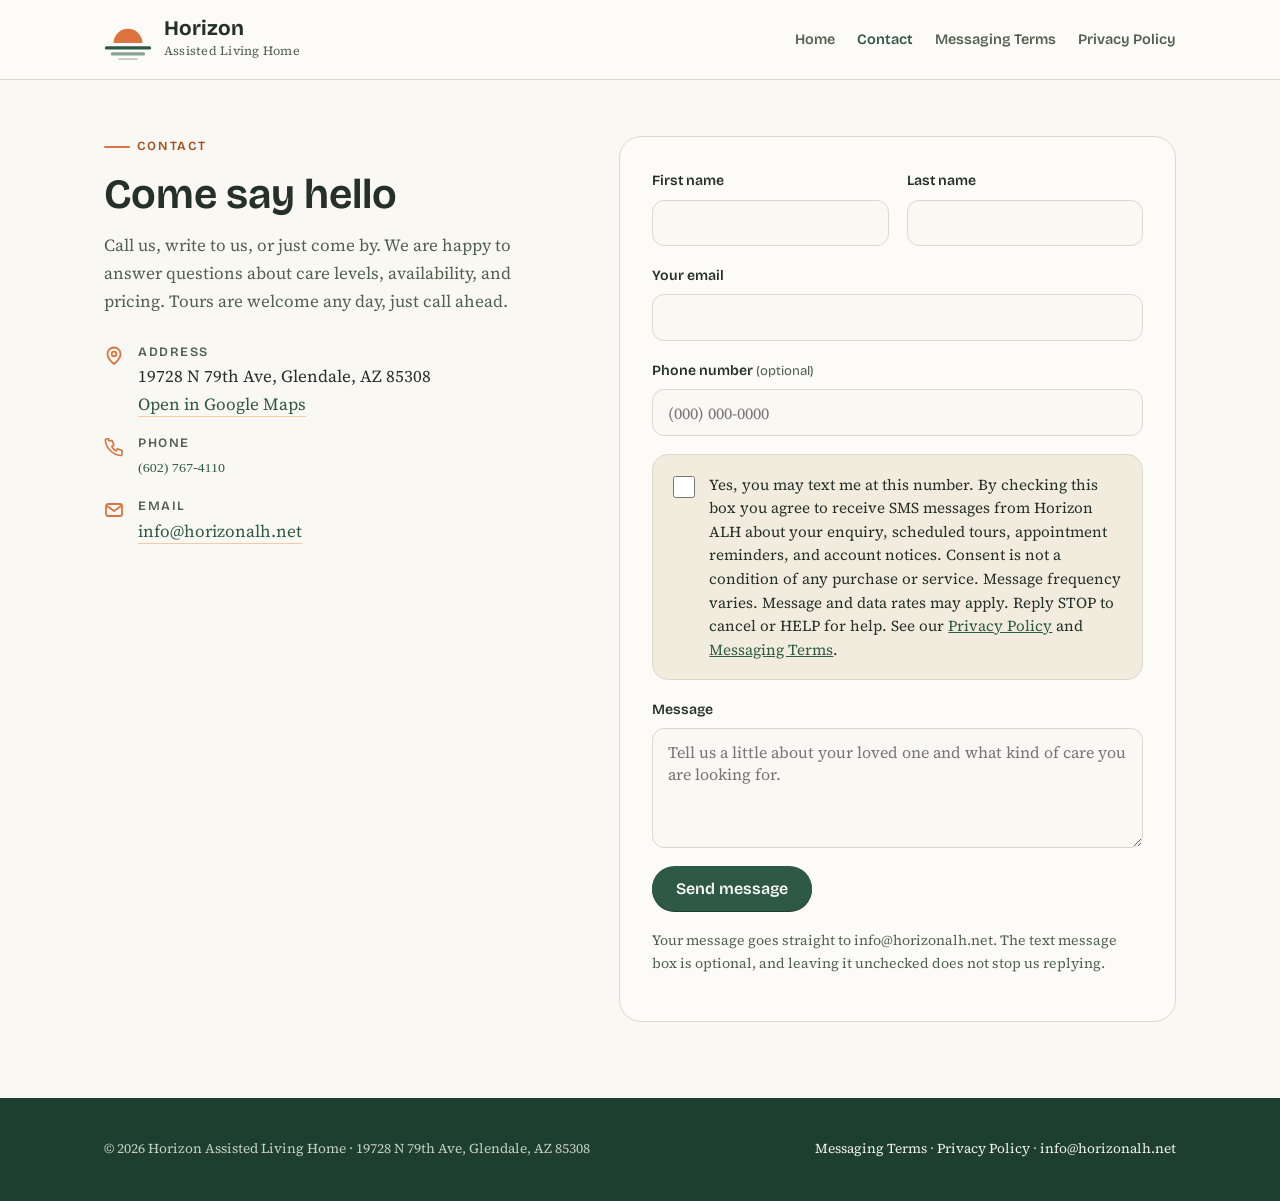
<file: contact/index.html>
<!DOCTYPE html>
<html lang="en">
<head>
<meta charset="utf-8">
<meta name="viewport" content="width=device-width, initial-scale=1">
<title>Contact Horizon Assisted Living Home</title>
<meta name="description" content="Write to Horizon Assisted Living Home in Glendale, Arizona. Ask about Directed Care, Memory Care, availability, pricing, or book a tour.">
<link rel="canonical" href="https://www.horizonalh.net/contact/">
<link rel="icon" href="/favicon.ico" sizes="32x32">
<link rel="icon" href="/favicon.svg" type="image/svg+xml">
<link rel="apple-touch-icon" href="/apple-touch-icon.png">
<link rel="preconnect" href="https://fonts.googleapis.com">
<link rel="preconnect" href="https://fonts.gstatic.com" crossorigin>
<link rel="stylesheet" href="https://fonts.googleapis.com/css2?family=Bricolage+Grotesque:opsz,wght@12..96,400..800&family=Source+Serif+4:ital,opsz,wght@0,8..60,400..600;1,8..60,400..600&display=swap">
<link rel="stylesheet" href="/assets/pages.css">
</head>
<body>

<header class="page-head">
  <div class="wrap">
    <a class="brand" href="/" aria-label="Horizon Assisted Living Home, home page">
      <svg width="48" height="41" viewBox="0 0 40 34" fill="none" aria-hidden="true">
        <path d="M8 20a12 12 0 0 1 24 0Z" fill="#DD7440"/>
        <path d="M2 24h36" stroke="#2E5A45" stroke-width="2.6" stroke-linecap="round"/>
        <path d="M7 29h26" stroke="#2E5A45" stroke-width="2.6" stroke-linecap="round" opacity=".55"/>
        <path d="M13 34h14" stroke="#2E5A45" stroke-width="2.6" stroke-linecap="round" opacity=".3"/>
      </svg>
      <span>
        <span class="brand-name">Horizon</span>
        <span class="brand-sub">Assisted Living Home</span>
      </span>
    </a>
    <nav class="page-nav" aria-label="Site">
      <a href="/">Home</a>
      <a href="/contact/" aria-current="page">Contact</a>
      <a href="/messaging-terms/">Messaging Terms</a>
      <a href="/privacy/">Privacy Policy</a>
    </nav>
  </div>
</header>

<main class="doc">
  <div class="wrap contact-grid">
    <div>
      <p class="eyebrow">Contact</p>
      <h1>Come say hello</h1>
      <p class="lead">Call us, write to us, or just come by. We are happy to answer questions about care levels, availability, and pricing. Tours are welcome any day, just call ahead.</p>
      <div class="info">
        <div class="info-row">
          <svg width="20" height="20" viewBox="0 0 20 20" fill="none" aria-hidden="true"><path d="M10 18s-6.5-5.3-6.5-10A6.5 6.5 0 0 1 10 1.5 6.5 6.5 0 0 1 16.5 8c0 4.7-6.5 10-6.5 10Z" stroke="currentColor" stroke-width="1.8"/><circle cx="10" cy="8" r="2.3" stroke="currentColor" stroke-width="1.8"/></svg>
          <div><b>Address</b>19728 N 79th Ave, Glendale, AZ 85308<br><a href="https://maps.google.com/?q=19728+N+79th+Ave,+Glendale,+AZ+85308" target="_blank" rel="noopener">Open in Google Maps</a></div>
        </div>
        <div class="info-row">
          <svg width="20" height="20" viewBox="0 0 20 20" fill="none" aria-hidden="true"><path d="M4 3h4l2 5-2.5 1.5a11 11 0 0 0 5 5L14 12l5 2v4a1.5 1.5 0 0 1-1.6 1.5C8.8 18.9 1.1 11.2.5 2.6A1.5 1.5 0 0 1 2 1h2Z" transform="scale(.9) translate(1 1)" stroke="currentColor" stroke-width="1.8" stroke-linejoin="round"/></svg>
          <div><b>Phone</b><a class="tel-link" href="#call" aria-label="Call Horizon Assisted Living" style="border:0"><img class="tel-img" src="[data-uri]" alt="Call us"></a></div>
        </div>
        <div class="info-row">
          <svg width="20" height="20" viewBox="0 0 20 20" fill="none" aria-hidden="true"><rect x="2" y="4" width="16" height="12" rx="2" stroke="currentColor" stroke-width="1.8"/><path d="m3 6 7 5 7-5" stroke="currentColor" stroke-width="1.8" stroke-linecap="round" stroke-linejoin="round"/></svg>
          <div><b>Email</b><a href="mailto:info@horizonalh.net">info@horizonalh.net</a></div>
        </div>
      </div>
    </div>

    <form id="contact-form">
      <label>First name<input name="first" autocomplete="given-name" required></label>
      <label>Last name<input name="last" autocomplete="family-name"></label>
      <label class="full">Your email<input type="email" name="email" autocomplete="email" required></label>
      <label class="full"><span>Phone number <span class="optional">(optional)</span></span><input type="tel" name="phone" autocomplete="tel" inputmode="tel" placeholder="(000) 000-0000"></label>
      <label class="consent" for="sms-consent">
        <input type="checkbox" id="sms-consent" name="sms_consent" value="yes">
        <span class="consent-text">Yes, you may text me at this number. By checking this box you agree to receive SMS messages from Horizon ALH about your enquiry, scheduled tours, appointment reminders, and account notices. Consent is not a condition of any purchase or service. Message frequency varies. Message and data rates may apply. Reply STOP to cancel or HELP for help. See our <a href="/privacy/">Privacy Policy</a> and <a href="/messaging-terms/">Messaging Terms</a>.</span>
      </label>
      <label class="full">Message<textarea name="message" required placeholder="Tell us a little about your loved one and what kind of care you are looking for."></textarea></label>
      <input type="text" name="_honey" style="display:none" tabindex="-1" autocomplete="off">
      <button class="btn btn-solid" type="submit">Send message</button>
      <p class="form-note">Your message goes straight to info@horizonalh.net. The text message box is optional, and leaving it unchecked does not stop us replying.</p>
    </form>
  </div>
</main>

<footer>
  <div class="wrap">
    <small>&copy; <span id="year">2026</span> Horizon Assisted Living Home &middot; 19728 N 79th Ave, Glendale, AZ 85308</small>
    <small><a href="/messaging-terms/">Messaging Terms</a> &middot; <a href="/privacy/">Privacy Policy</a> &middot; <a href="mailto:info@horizonalh.net">info@horizonalh.net</a></small>
  </div>
</footer>

<script>
const rev = s => s.split('').reverse().join('');
const dialNum = '0114767' + '206' + '1+';
document.querySelectorAll('.tel-link').forEach(a => {
  a.addEventListener('click', e => { e.preventDefault(); location.href = 'tel:' + rev(dialNum); });
});
document.getElementById('year').textContent = new Date().getFullYear();

document.getElementById('contact-form').addEventListener('submit', async e => {
  e.preventDefault();
  const f = e.target;
  const sendBtn = f.querySelector('button[type="submit"]');
  const note = f.querySelector('.form-note');
  const fullName = (f.first.value + ' ' + f.last.value).trim();
  sendBtn.disabled = true;
  const restLabel = sendBtn.textContent;
  sendBtn.textContent = 'Sending...';
  try {
    const res = await fetch('https://formsubmit.co/ajax/info@horizonalh.net', {
      method: 'POST',
      headers: { 'Content-Type': 'application/json', 'Accept': 'application/json' },
      body: JSON.stringify({
        name: fullName,
        email: f.email.value,
        phone: f.phone.value,
        sms_consent: f.sms_consent.checked
          ? 'YES, opted in to SMS at ' + new Date().toISOString()
          : 'No SMS consent given',
        message: f.message.value,
        _subject: 'Website inquiry from ' + fullName,
        _template: 'table',
        _captcha: 'false',
        _honey: f._honey.value
      })
    });
    if (!res.ok) throw new Error('HTTP ' + res.status);
    f.reset();
    note.textContent = 'Thank you! Your message has been sent.';
  } catch (err) {
    note.textContent = 'The message could not be sent. Please email us directly at info@horizonalh.net.';
  }
  sendBtn.disabled = false;
  sendBtn.textContent = restLabel;
});
</script>

</body>
</html>
</file>
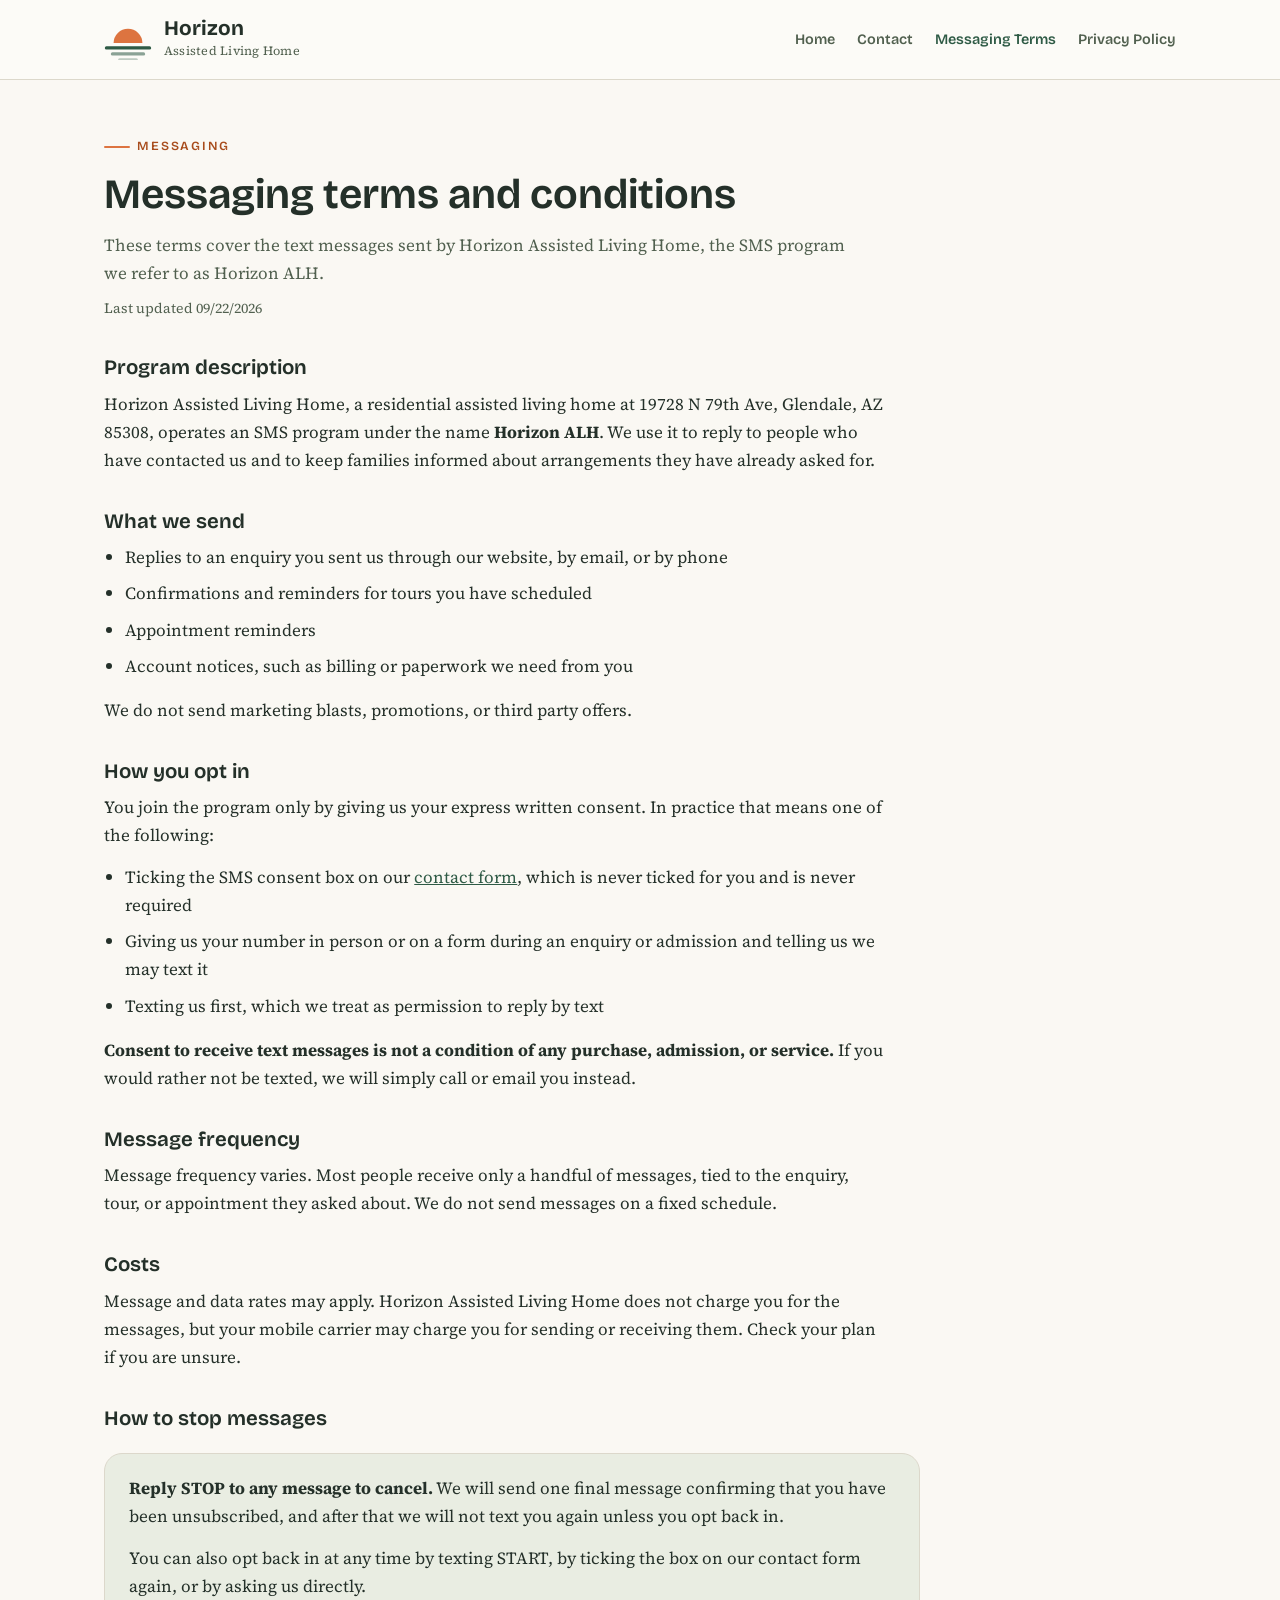
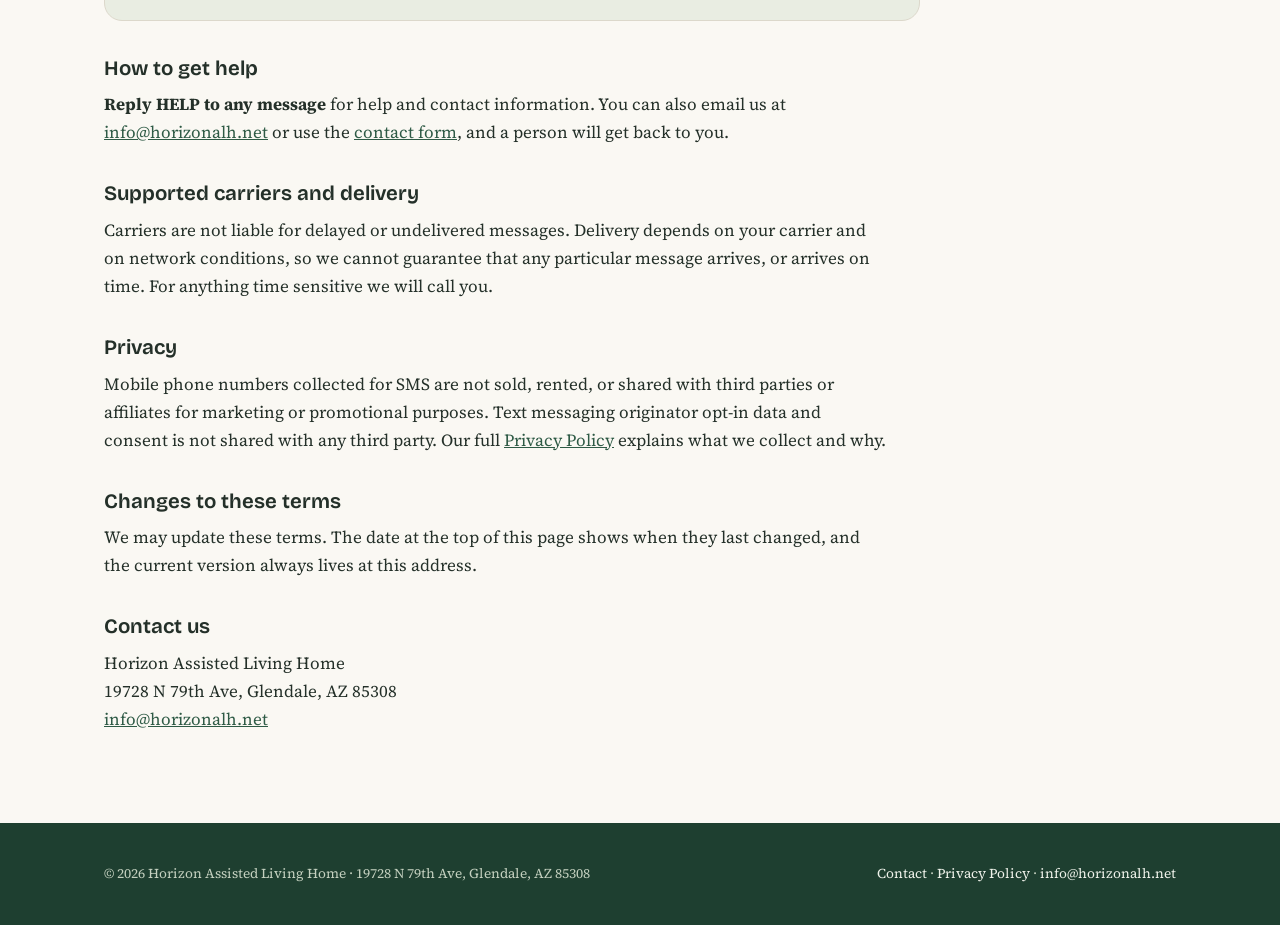
<file: messaging-terms/index.html>
<!DOCTYPE html>
<html lang="en">
<head>
<meta charset="utf-8">
<meta name="viewport" content="width=device-width, initial-scale=1">
<title>Messaging Terms and Conditions | Horizon Assisted Living Home</title>
<meta name="description" content="SMS messaging terms for Horizon Assisted Living Home: what we send, how often, how to opt out with STOP, and how to get help with HELP.">
<link rel="canonical" href="https://www.horizonalh.net/messaging-terms/">
<link rel="icon" href="/favicon.ico" sizes="32x32">
<link rel="icon" href="/favicon.svg" type="image/svg+xml">
<link rel="apple-touch-icon" href="/apple-touch-icon.png">
<link rel="preconnect" href="https://fonts.googleapis.com">
<link rel="preconnect" href="https://fonts.gstatic.com" crossorigin>
<link rel="stylesheet" href="https://fonts.googleapis.com/css2?family=Bricolage+Grotesque:opsz,wght@12..96,400..800&family=Source+Serif+4:ital,opsz,wght@0,8..60,400..600;1,8..60,400..600&display=swap">
<link rel="stylesheet" href="/assets/pages.css">
</head>
<body>

<header class="page-head">
  <div class="wrap">
    <a class="brand" href="/" aria-label="Horizon Assisted Living Home, home page">
      <svg width="48" height="41" viewBox="0 0 40 34" fill="none" aria-hidden="true">
        <path d="M8 20a12 12 0 0 1 24 0Z" fill="#DD7440"/>
        <path d="M2 24h36" stroke="#2E5A45" stroke-width="2.6" stroke-linecap="round"/>
        <path d="M7 29h26" stroke="#2E5A45" stroke-width="2.6" stroke-linecap="round" opacity=".55"/>
        <path d="M13 34h14" stroke="#2E5A45" stroke-width="2.6" stroke-linecap="round" opacity=".3"/>
      </svg>
      <span>
        <span class="brand-name">Horizon</span>
        <span class="brand-sub">Assisted Living Home</span>
      </span>
    </a>
    <nav class="page-nav" aria-label="Site">
      <a href="/">Home</a>
      <a href="/contact/">Contact</a>
      <a href="/messaging-terms/" aria-current="page">Messaging Terms</a>
      <a href="/privacy/">Privacy Policy</a>
    </nav>
  </div>
</header>

<main class="doc">
  <div class="wrap">
    <p class="eyebrow">Messaging</p>
    <h1>Messaging terms and conditions</h1>
    <p class="lead">These terms cover the text messages sent by Horizon Assisted Living Home, the SMS program we refer to as Horizon ALH.</p>
    <p class="updated">Last updated 09/22/2026</p>

    <h2>Program description</h2>
    <p>Horizon Assisted Living Home, a residential assisted living home at 19728 N 79th Ave, Glendale, AZ 85308, operates an SMS program under the name <strong>Horizon ALH</strong>. We use it to reply to people who have contacted us and to keep families informed about arrangements they have already asked for.</p>

    <h2>What we send</h2>
    <ul>
      <li>Replies to an enquiry you sent us through our website, by email, or by phone</li>
      <li>Confirmations and reminders for tours you have scheduled</li>
      <li>Appointment reminders</li>
      <li>Account notices, such as billing or paperwork we need from you</li>
    </ul>
    <p>We do not send marketing blasts, promotions, or third party offers.</p>

    <h2>How you opt in</h2>
    <p>You join the program only by giving us your express written consent. In practice that means one of the following:</p>
    <ul>
      <li>Ticking the SMS consent box on our <a href="/contact/">contact form</a>, which is never ticked for you and is never required</li>
      <li>Giving us your number in person or on a form during an enquiry or admission and telling us we may text it</li>
      <li>Texting us first, which we treat as permission to reply by text</li>
    </ul>
    <p><strong>Consent to receive text messages is not a condition of any purchase, admission, or service.</strong> If you would rather not be texted, we will simply call or email you instead.</p>

    <h2>Message frequency</h2>
    <p>Message frequency varies. Most people receive only a handful of messages, tied to the enquiry, tour, or appointment they asked about. We do not send messages on a fixed schedule.</p>

    <h2>Costs</h2>
    <p>Message and data rates may apply. Horizon Assisted Living Home does not charge you for the messages, but your mobile carrier may charge you for sending or receiving them. Check your plan if you are unsure.</p>

    <h2>How to stop messages</h2>
    <div class="callout">
      <p><strong>Reply STOP to any message to cancel.</strong> We will send one final message confirming that you have been unsubscribed, and after that we will not text you again unless you opt back in.</p>
      <p>You can also opt back in at any time by texting START, by ticking the box on our contact form again, or by asking us directly.</p>
    </div>

    <h2>How to get help</h2>
    <p><strong>Reply HELP to any message</strong> for help and contact information. You can also email us at <a href="mailto:info@horizonalh.net">info@horizonalh.net</a> or use the <a href="/contact/">contact form</a>, and a person will get back to you.</p>

    <h2>Supported carriers and delivery</h2>
    <p>Carriers are not liable for delayed or undelivered messages. Delivery depends on your carrier and on network conditions, so we cannot guarantee that any particular message arrives, or arrives on time. For anything time sensitive we will call you.</p>

    <h2>Privacy</h2>
    <p>Mobile phone numbers collected for SMS are not sold, rented, or shared with third parties or affiliates for marketing or promotional purposes. Text messaging originator opt-in data and consent is not shared with any third party. Our full <a href="/privacy/">Privacy Policy</a> explains what we collect and why.</p>

    <h2>Changes to these terms</h2>
    <p>We may update these terms. The date at the top of this page shows when they last changed, and the current version always lives at this address.</p>

    <h2>Contact us</h2>
    <p>Horizon Assisted Living Home<br>
    19728 N 79th Ave, Glendale, AZ 85308<br>
    <a href="mailto:info@horizonalh.net">info@horizonalh.net</a></p>
  </div>
</main>

<footer>
  <div class="wrap">
    <small>&copy; <span id="year">2026</span> Horizon Assisted Living Home &middot; 19728 N 79th Ave, Glendale, AZ 85308</small>
    <small><a href="/contact/">Contact</a> &middot; <a href="/privacy/">Privacy Policy</a> &middot; <a href="mailto:info@horizonalh.net">info@horizonalh.net</a></small>
  </div>
</footer>

<script>
document.getElementById('year').textContent = new Date().getFullYear();
</script>

</body>
</html>
</file>
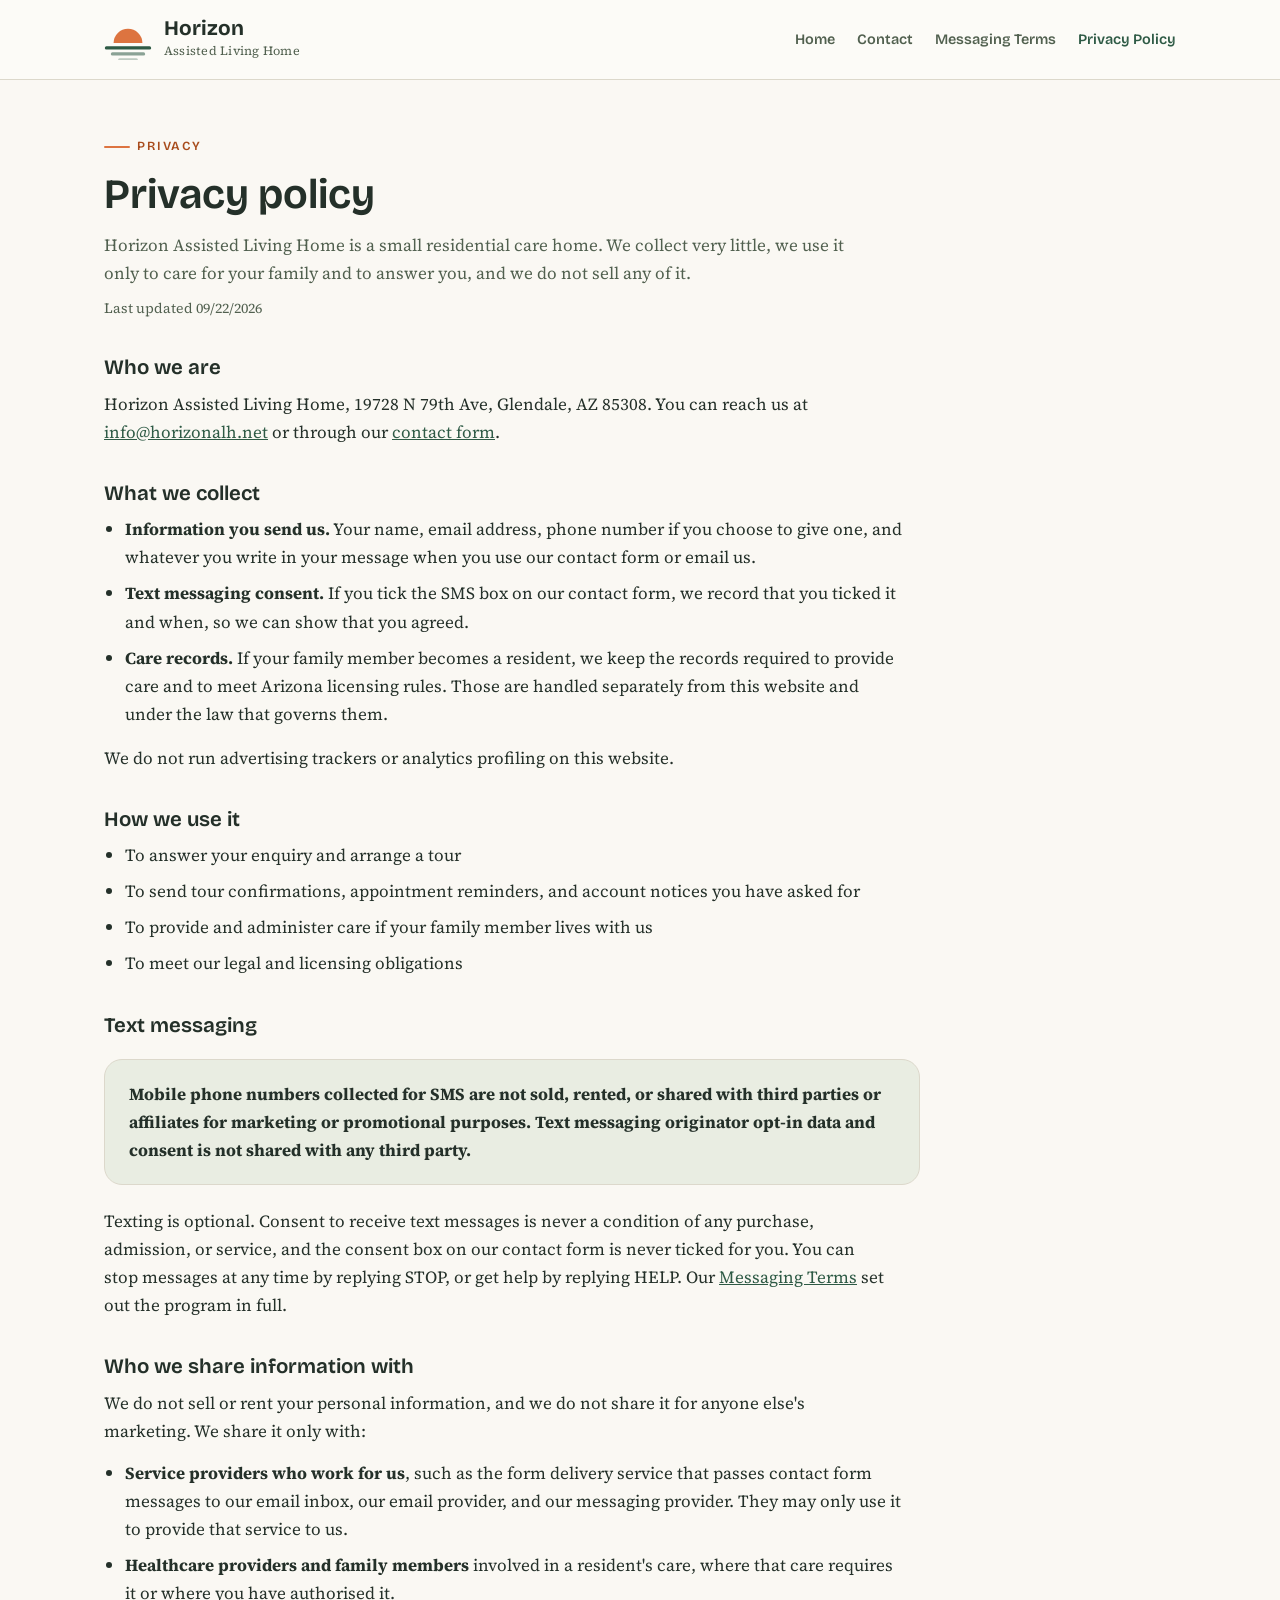
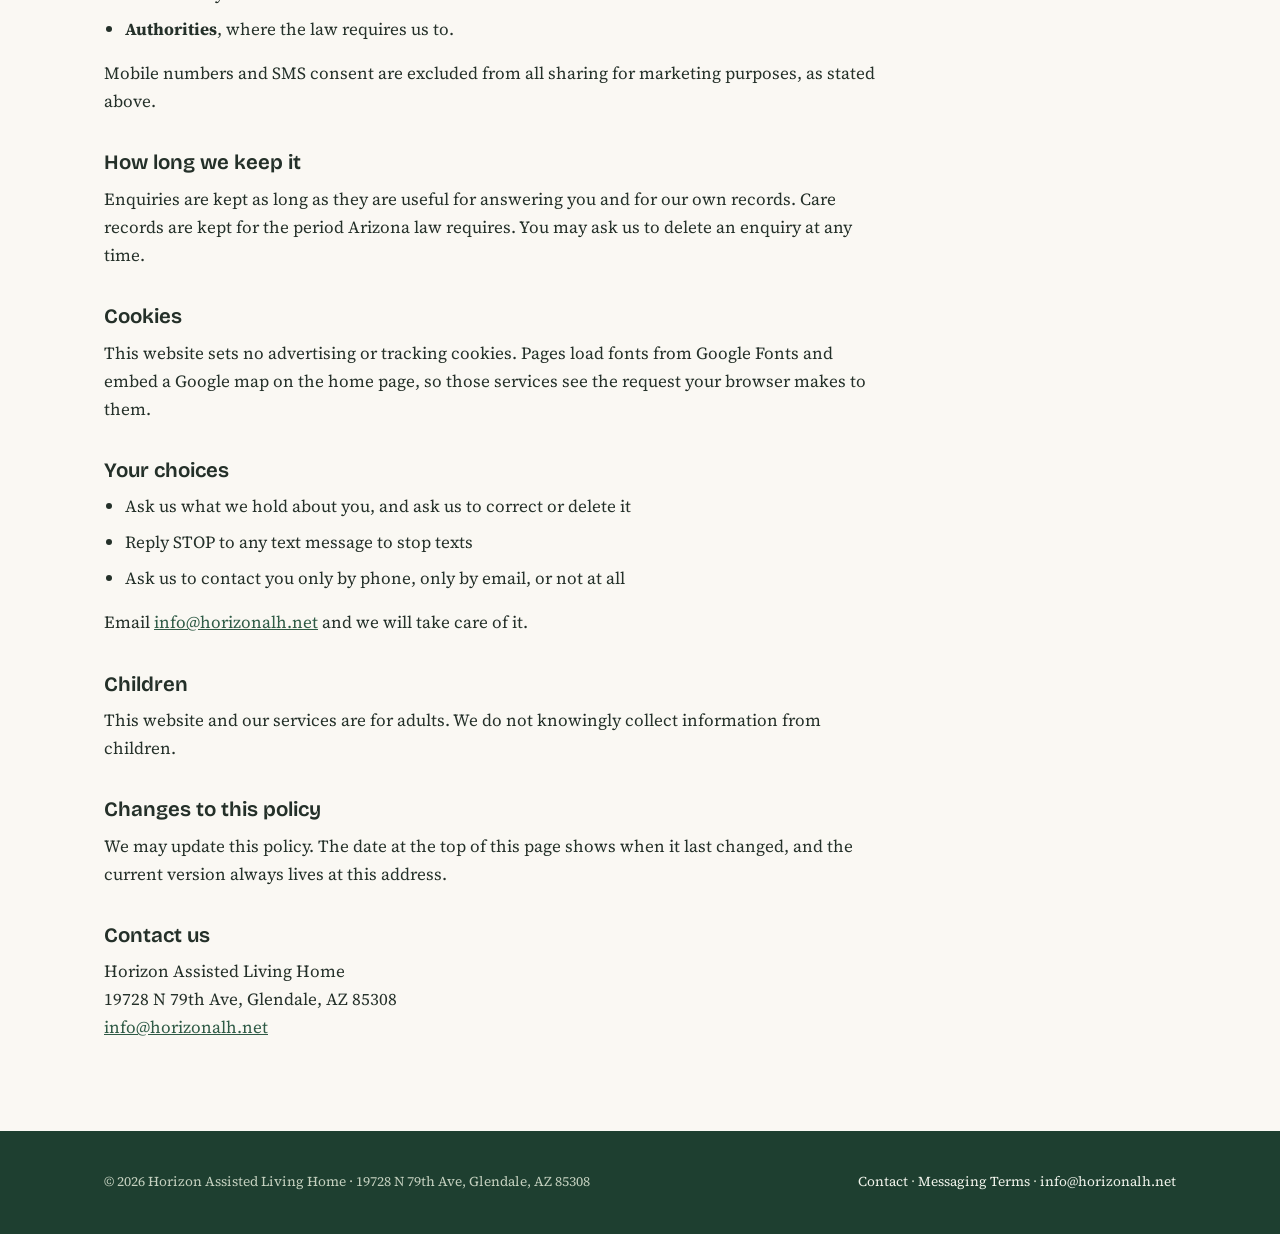
<file: privacy/index.html>
<!DOCTYPE html>
<html lang="en">
<head>
<meta charset="utf-8">
<meta name="viewport" content="width=device-width, initial-scale=1">
<title>Privacy Policy | Horizon Assisted Living Home</title>
<meta name="description" content="How Horizon Assisted Living Home collects, uses, and protects the information you give us, including mobile numbers given for text messaging.">
<link rel="canonical" href="https://www.horizonalh.net/privacy/">
<link rel="icon" href="/favicon.ico" sizes="32x32">
<link rel="icon" href="/favicon.svg" type="image/svg+xml">
<link rel="apple-touch-icon" href="/apple-touch-icon.png">
<link rel="preconnect" href="https://fonts.googleapis.com">
<link rel="preconnect" href="https://fonts.gstatic.com" crossorigin>
<link rel="stylesheet" href="https://fonts.googleapis.com/css2?family=Bricolage+Grotesque:opsz,wght@12..96,400..800&family=Source+Serif+4:ital,opsz,wght@0,8..60,400..600;1,8..60,400..600&display=swap">
<link rel="stylesheet" href="/assets/pages.css">
</head>
<body>

<header class="page-head">
  <div class="wrap">
    <a class="brand" href="/" aria-label="Horizon Assisted Living Home, home page">
      <svg width="48" height="41" viewBox="0 0 40 34" fill="none" aria-hidden="true">
        <path d="M8 20a12 12 0 0 1 24 0Z" fill="#DD7440"/>
        <path d="M2 24h36" stroke="#2E5A45" stroke-width="2.6" stroke-linecap="round"/>
        <path d="M7 29h26" stroke="#2E5A45" stroke-width="2.6" stroke-linecap="round" opacity=".55"/>
        <path d="M13 34h14" stroke="#2E5A45" stroke-width="2.6" stroke-linecap="round" opacity=".3"/>
      </svg>
      <span>
        <span class="brand-name">Horizon</span>
        <span class="brand-sub">Assisted Living Home</span>
      </span>
    </a>
    <nav class="page-nav" aria-label="Site">
      <a href="/">Home</a>
      <a href="/contact/">Contact</a>
      <a href="/messaging-terms/">Messaging Terms</a>
      <a href="/privacy/" aria-current="page">Privacy Policy</a>
    </nav>
  </div>
</header>

<main class="doc">
  <div class="wrap">
    <p class="eyebrow">Privacy</p>
    <h1>Privacy policy</h1>
    <p class="lead">Horizon Assisted Living Home is a small residential care home. We collect very little, we use it only to care for your family and to answer you, and we do not sell any of it.</p>
    <p class="updated">Last updated 09/22/2026</p>

    <h2>Who we are</h2>
    <p>Horizon Assisted Living Home, 19728 N 79th Ave, Glendale, AZ 85308. You can reach us at <a href="mailto:info@horizonalh.net">info@horizonalh.net</a> or through our <a href="/contact/">contact form</a>.</p>

    <h2>What we collect</h2>
    <ul>
      <li><strong>Information you send us.</strong> Your name, email address, phone number if you choose to give one, and whatever you write in your message when you use our contact form or email us.</li>
      <li><strong>Text messaging consent.</strong> If you tick the SMS box on our contact form, we record that you ticked it and when, so we can show that you agreed.</li>
      <li><strong>Care records.</strong> If your family member becomes a resident, we keep the records required to provide care and to meet Arizona licensing rules. Those are handled separately from this website and under the law that governs them.</li>
    </ul>
    <p>We do not run advertising trackers or analytics profiling on this website.</p>

    <h2>How we use it</h2>
    <ul>
      <li>To answer your enquiry and arrange a tour</li>
      <li>To send tour confirmations, appointment reminders, and account notices you have asked for</li>
      <li>To provide and administer care if your family member lives with us</li>
      <li>To meet our legal and licensing obligations</li>
    </ul>

    <h2>Text messaging</h2>
    <div class="callout">
      <p><strong>Mobile phone numbers collected for SMS are not sold, rented, or shared with third parties or affiliates for marketing or promotional purposes. Text messaging originator opt-in data and consent is not shared with any third party.</strong></p>
    </div>
    <p>Texting is optional. Consent to receive text messages is never a condition of any purchase, admission, or service, and the consent box on our contact form is never ticked for you. You can stop messages at any time by replying STOP, or get help by replying HELP. Our <a href="/messaging-terms/">Messaging Terms</a> set out the program in full.</p>

    <h2>Who we share information with</h2>
    <p>We do not sell or rent your personal information, and we do not share it for anyone else's marketing. We share it only with:</p>
    <ul>
      <li><strong>Service providers who work for us</strong>, such as the form delivery service that passes contact form messages to our email inbox, our email provider, and our messaging provider. They may only use it to provide that service to us.</li>
      <li><strong>Healthcare providers and family members</strong> involved in a resident's care, where that care requires it or where you have authorised it.</li>
      <li><strong>Authorities</strong>, where the law requires us to.</li>
    </ul>
    <p>Mobile numbers and SMS consent are excluded from all sharing for marketing purposes, as stated above.</p>

    <h2>How long we keep it</h2>
    <p>Enquiries are kept as long as they are useful for answering you and for our own records. Care records are kept for the period Arizona law requires. You may ask us to delete an enquiry at any time.</p>

    <h2>Cookies</h2>
    <p>This website sets no advertising or tracking cookies. Pages load fonts from Google Fonts and embed a Google map on the home page, so those services see the request your browser makes to them.</p>

    <h2>Your choices</h2>
    <ul>
      <li>Ask us what we hold about you, and ask us to correct or delete it</li>
      <li>Reply STOP to any text message to stop texts</li>
      <li>Ask us to contact you only by phone, only by email, or not at all</li>
    </ul>
    <p>Email <a href="mailto:info@horizonalh.net">info@horizonalh.net</a> and we will take care of it.</p>

    <h2>Children</h2>
    <p>This website and our services are for adults. We do not knowingly collect information from children.</p>

    <h2>Changes to this policy</h2>
    <p>We may update this policy. The date at the top of this page shows when it last changed, and the current version always lives at this address.</p>

    <h2>Contact us</h2>
    <p>Horizon Assisted Living Home<br>
    19728 N 79th Ave, Glendale, AZ 85308<br>
    <a href="mailto:info@horizonalh.net">info@horizonalh.net</a></p>
  </div>
</main>

<footer>
  <div class="wrap">
    <small>&copy; <span id="year">2026</span> Horizon Assisted Living Home &middot; 19728 N 79th Ave, Glendale, AZ 85308</small>
    <small><a href="/contact/">Contact</a> &middot; <a href="/messaging-terms/">Messaging Terms</a> &middot; <a href="mailto:info@horizonalh.net">info@horizonalh.net</a></small>
  </div>
</footer>

<script>
document.getElementById('year').textContent = new Date().getFullYear();
</script>

</body>
</html>
</file>
<file: assets/pages.css>
:root{
  --paper:#FAF8F3;
  --ink:#243029;
  --ink-soft:#51604F;
  --pine:#2E5A45;
  --pine-deep:#1E3F30;
  --sage:#E9EDE2;
  --sand:#F2ECDE;
  --sun:#DD7440;
  --sun-ink:#A84C1C;
  --sun-soft:#F4C9A8;
  --line:#DCD8CB;
  --display:"Bricolage Grotesque",Georgia,serif;
  --serif:"Source Serif 4",Georgia,"Times New Roman",serif;
}
*{box-sizing:border-box;margin:0;padding:0}
body{
  background:var(--paper);
  color:var(--ink);
  font-family:var(--serif);
  font-size:1.0625rem;
  line-height:1.65;
}
img{max-width:100%;display:block}
a{color:var(--pine)}
h1,h2,h3{font-family:var(--display);line-height:1.15;text-wrap:balance;font-weight:640}
.wrap{max-width:1120px;margin:0 auto;padding:0 24px}
.eyebrow{
  font-family:var(--display);font-size:.78rem;font-weight:600;
  text-transform:uppercase;letter-spacing:.14em;color:var(--sun-ink);
  display:flex;align-items:center;gap:.6em;margin-bottom:14px;
}
.eyebrow::before{content:"";width:26px;height:2px;background:var(--sun);border-radius:2px}
.btn{
  display:inline-flex;align-items:center;gap:.55em;
  font-family:var(--display);font-weight:600;font-size:1rem;
  padding:.8em 1.5em;border-radius:999px;text-decoration:none;
  transition:transform .15s ease, box-shadow .15s ease;
}
.btn:hover{transform:translateY(-1px)}
.btn:focus-visible{outline:3px solid var(--sun);outline-offset:2px}
.btn-solid{background:var(--pine);color:#FCFBF7;box-shadow:0 1px 0 var(--pine-deep);border:0;cursor:pointer}
.btn-solid:hover{background:var(--pine-deep)}
.btn-ghost{color:var(--pine);border:1.5px solid var(--pine)}
.btn-ghost:hover{background:var(--sage)}

/* page header */
.page-head{background:#FCFBF7;border-bottom:1px solid var(--line);padding:18px 0}
.page-head .wrap{display:flex;align-items:center;justify-content:space-between;gap:24px;flex-wrap:wrap}
.brand{display:flex;align-items:center;gap:12px;text-decoration:none;color:var(--ink)}
.brand-name{font-family:var(--display);font-weight:700;font-size:1.3rem;display:block;line-height:1.1}
.brand-sub{font-size:.78rem;color:var(--ink-soft);display:block;letter-spacing:.02em}
.page-nav{display:flex;gap:22px;flex-wrap:wrap}
.page-nav a{
  font-family:var(--display);font-weight:600;font-size:.9rem;
  color:var(--ink-soft);text-decoration:none;
}
.page-nav a:hover,.page-nav a[aria-current]{color:var(--pine)}

/* document body */
main.doc{padding:56px 0 76px}
.doc h1{font-size:clamp(1.9rem,3.4vw,2.6rem);margin-bottom:12px}
.doc .lead{color:var(--ink-soft);max-width:44em;margin-bottom:10px}
.doc .updated{color:var(--ink-soft);font-size:.88rem;margin-bottom:30px}
.doc h2{font-size:1.28rem;margin:36px 0 10px}
.doc p,.doc li{max-width:46em}
.doc p{margin-bottom:14px}
.doc ul{margin:0 0 16px 1.25em}
.doc li{margin-bottom:8px}
.doc dt{font-family:var(--display);font-weight:600;font-size:.95rem;margin-top:14px}
.doc dd{margin:0 0 6px 0;max-width:46em}
.callout{
  background:var(--sage);border:1px solid var(--line);border-radius:18px;
  padding:20px 24px;margin:22px 0;max-width:48em;
}
.callout p:last-child{margin-bottom:0}

/* contact layout */
.contact-grid{display:grid;grid-template-columns:.9fr 1.1fr;gap:60px;align-items:start}
.info{display:grid;gap:14px;margin-top:26px}
.info a{color:var(--pine);text-decoration:none;border-bottom:1px solid var(--sun-soft)}
.info a:hover{border-bottom-color:var(--sun)}
.info-row{display:flex;gap:14px;align-items:flex-start}
.info-row svg{flex:none;margin-top:5px;color:var(--sun)}
.info-row b{font-family:var(--display);font-size:.8rem;text-transform:uppercase;letter-spacing:.12em;display:block;color:var(--ink-soft);font-weight:600}

/* form */
form{
  background:#FCFBF7;border:1px solid var(--line);border-radius:22px;padding:32px;
  display:grid;grid-template-columns:1fr 1fr;gap:18px;
}
form label{font-family:var(--display);font-weight:600;font-size:.88rem;display:grid;gap:7px}
form label.full{grid-column:1/-1}
form input,form textarea{
  font-family:var(--serif);font-size:1rem;color:var(--ink);
  background:var(--paper);border:1px solid var(--line);border-radius:12px;
  padding:.7em .9em;width:100%;
}
form input:focus,form textarea:focus{outline:2px solid var(--pine);border-color:var(--pine)}
form textarea{resize:vertical;min-height:120px}
form .btn{justify-self:start;grid-column:1/-1}
.form-note{grid-column:1/-1;font-size:.88rem;color:var(--ink-soft)}
.optional{font-weight:400;color:var(--ink-soft);font-size:.82rem}
label.consent{
  grid-column:1/-1;display:flex;gap:14px;align-items:flex-start;
  background:var(--sand);border:1px solid var(--line);border-radius:16px;
  padding:18px 20px;cursor:pointer;
}
label.consent input[type=checkbox]{
  width:22px;height:22px;flex:none;margin-top:3px;padding:0;
  accent-color:var(--pine);cursor:pointer;
}
label.consent input[type=checkbox]:focus-visible{outline:3px solid var(--sun);outline-offset:2px}
label.consent .consent-text{
  font-family:var(--serif);font-weight:400;font-size:.95rem;line-height:1.55;color:var(--ink);
}
label.consent a{color:var(--pine)}

/* footer */
footer{background:var(--pine-deep);color:#C4D0BF;padding:40px 0}
footer .wrap{display:flex;align-items:center;justify-content:space-between;gap:20px;flex-wrap:wrap}
footer a{color:#EFF2EA;text-decoration:none}
footer a:hover{text-decoration:underline}
footer small{font-size:.85rem}

.tel-img{height:1.05em;width:auto;display:inline-block;vertical-align:-0.18em}
.tel-img-sm{height:1.15em;vertical-align:-0.25em}

@media (max-width:820px){.contact-grid{grid-template-columns:1fr;gap:44px}}
@media (max-width:560px){form{grid-template-columns:1fr;padding:24px}main.doc{padding:40px 0 56px}}
@media (prefers-reduced-motion:reduce){.btn{transition:none}}
</file>
